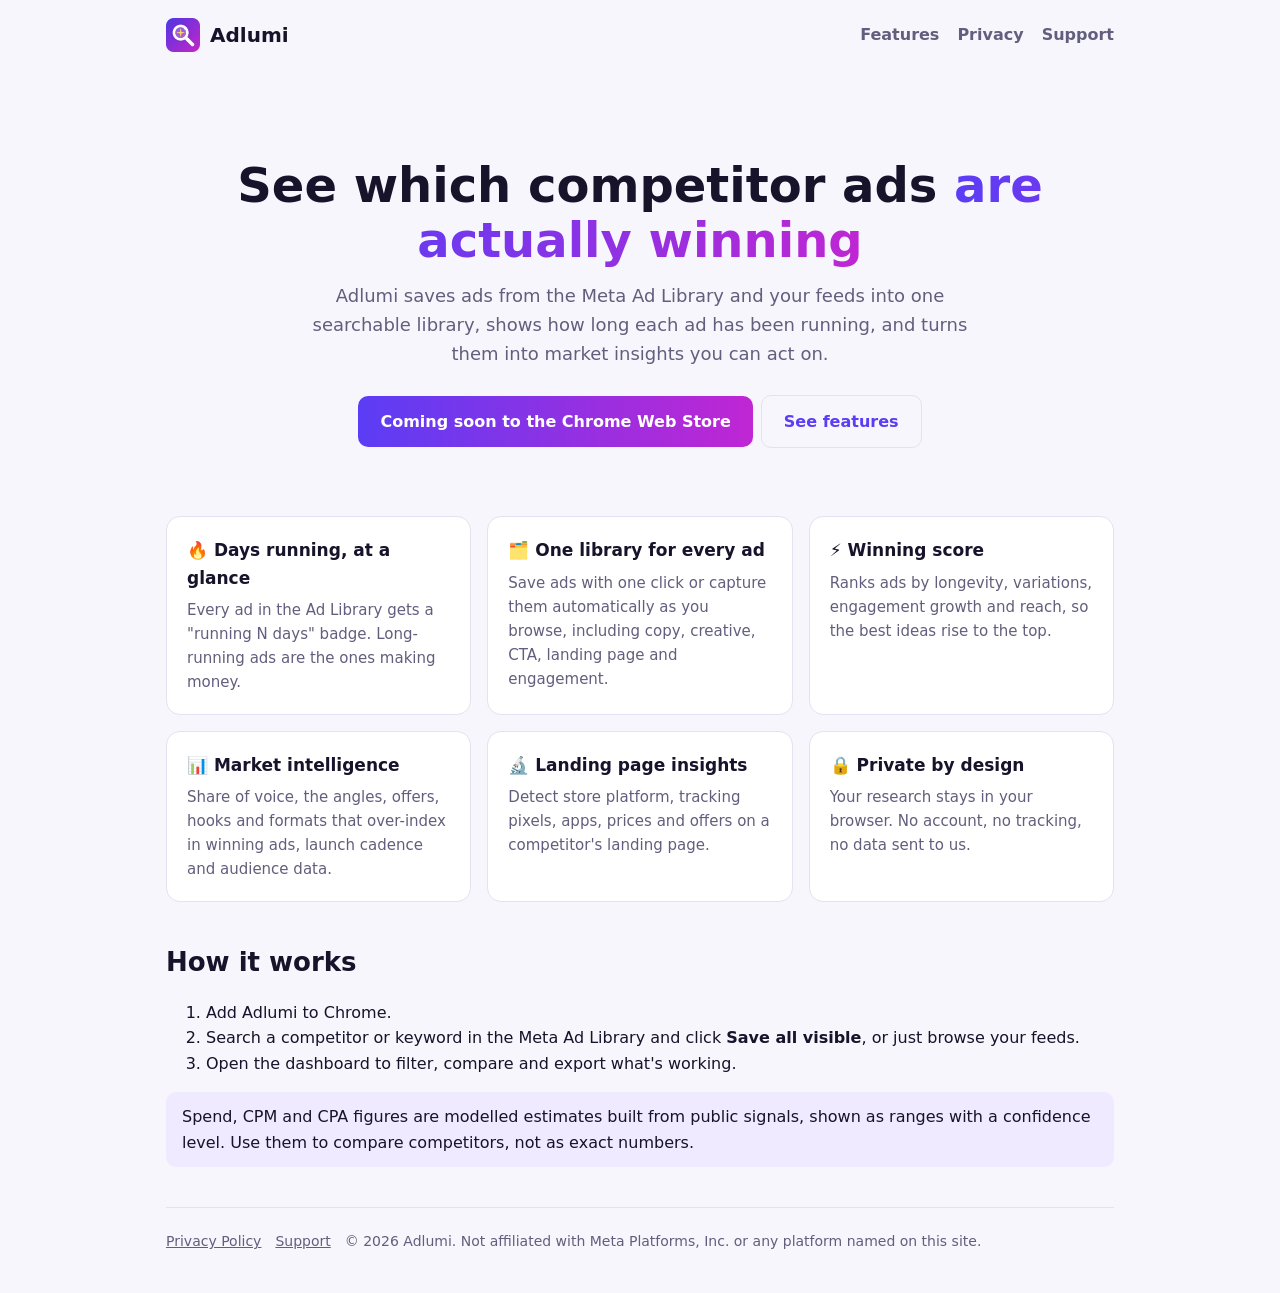
<file: docs/index.html>
<!doctype html>
<html lang="en">
<head>
  <meta charset="utf-8" />
  <meta name="viewport" content="width=device-width, initial-scale=1" />
  <title>Adlumi – Competitor Ad Research</title>
  <meta name="description" content="Adlumi is a Chrome extension that saves your competitors' ads from the Ad Library and your feeds, shows which ads are winning, and turns them into market insights." />
  <link rel="icon" href="icon.png" />
  <link rel="stylesheet" href="style.css" />
</head>
<body>
  <div class="wrap">
    <header class="top">
      <a class="brand" href="./"><img src="icon.png" alt="" /> Adlumi</a>
      <nav><a href="#features">Features</a><a href="privacy.html">Privacy</a><a href="mailto:dr.mohamedbaydon@gmail.com">Support</a></nav>
    </header>

    <section class="hero">
      <h1>See which competitor ads <span>are actually winning</span></h1>
      <p>Adlumi saves ads from the Meta Ad Library and your feeds into one searchable library, shows how long each ad has been running, and turns them into market insights you can act on.</p>
      <!-- After store approval: set href to the Chrome Web Store link and the text to "Add to Chrome, it's free" -->
      <a class="btn" href="#features">Coming soon to the Chrome Web Store</a><a class="btn ghost" href="#features">See features</a>
    </section>

    <section id="features">
      <div class="grid">
        <div class="card"><h3>🔥 Days running, at a glance</h3><p>Every ad in the Ad Library gets a "running N days" badge. Long-running ads are the ones making money.</p></div>
        <div class="card"><h3>🗂️ One library for every ad</h3><p>Save ads with one click or capture them automatically as you browse, including copy, creative, CTA, landing page and engagement.</p></div>
        <div class="card"><h3>⚡ Winning score</h3><p>Ranks ads by longevity, variations, engagement growth and reach, so the best ideas rise to the top.</p></div>
        <div class="card"><h3>📊 Market intelligence</h3><p>Share of voice, the angles, offers, hooks and formats that over-index in winning ads, launch cadence and audience data.</p></div>
        <div class="card"><h3>🔬 Landing page insights</h3><p>Detect store platform, tracking pixels, apps, prices and offers on a competitor's landing page.</p></div>
        <div class="card"><h3>🔒 Private by design</h3><p>Your research stays in your browser. No account, no tracking, no data sent to us.</p></div>
      </div>
    </section>

    <section>
      <h2>How it works</h2>
      <ol>
        <li>Add Adlumi to Chrome.</li>
        <li>Search a competitor or keyword in the Meta Ad Library and click <strong>Save all visible</strong>, or just browse your feeds.</li>
        <li>Open the dashboard to filter, compare and export what's working.</li>
      </ol>
      <p class="note">Spend, CPM and CPA figures are modelled estimates built from public signals, shown as ranges with a confidence level. Use them to compare competitors, not as exact numbers.</p>
    </section>

    <footer>
      <a href="privacy.html">Privacy Policy</a><a href="mailto:dr.mohamedbaydon@gmail.com">Support</a>© 2026 Adlumi. Not affiliated with Meta Platforms, Inc. or any platform named on this site.
    </footer>
  </div>
</body>
</html>
</file>
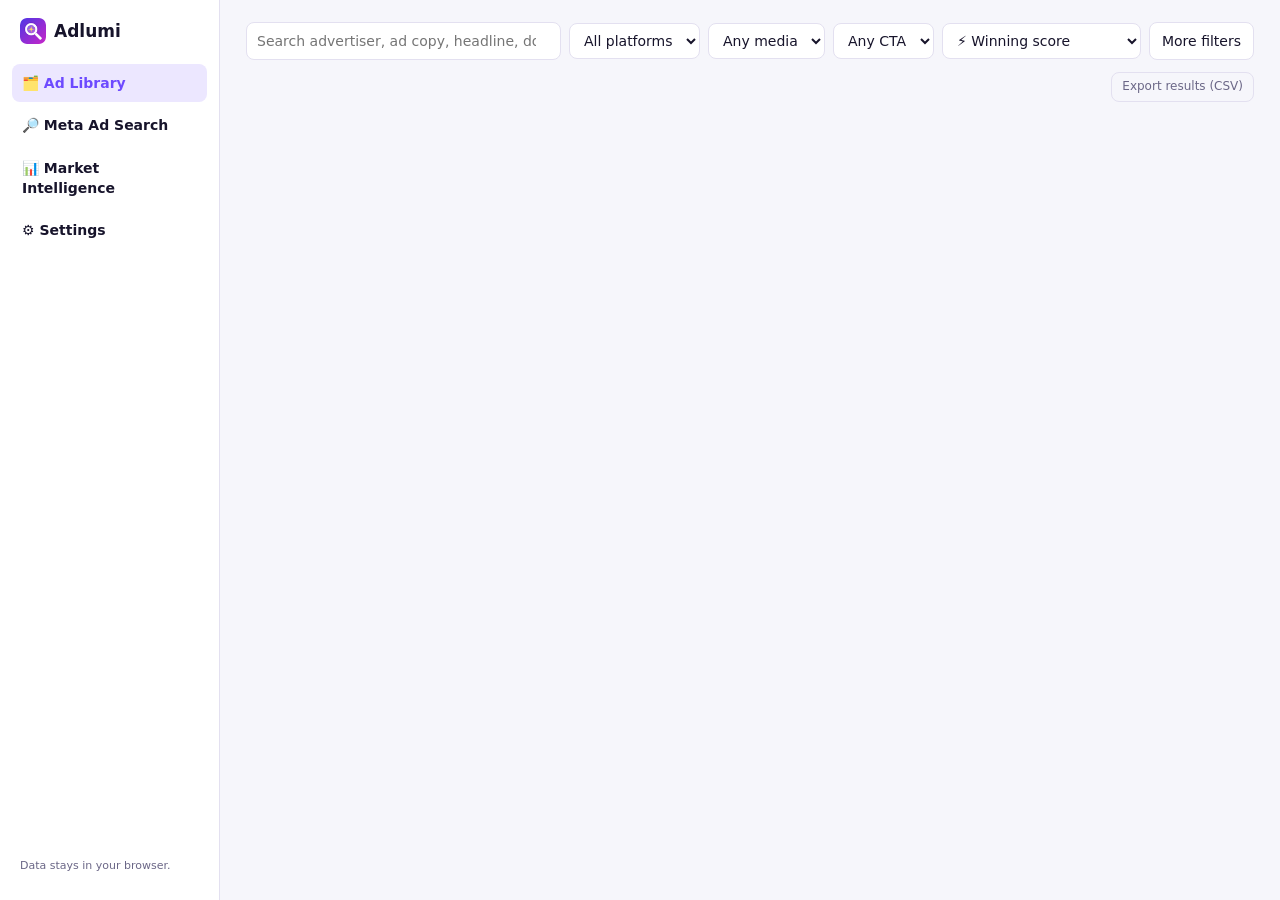
<file: dashboard/dashboard.html>
<!doctype html>
<html lang="en">
<head>
  <meta charset="utf-8" />
  <meta name="viewport" content="width=device-width, initial-scale=1" />
  <title>Adlumi</title>
  <link rel="icon" href="../icons/icon48.png" />
  <link rel="stylesheet" href="theme.css" />
  <link rel="stylesheet" href="dashboard.css" />
</head>
<body>
  <aside class="nav">
    <div class="brand"><img src="../icons/icon48.png" alt="" /> Adlumi</div>
    <button data-view="library" class="active">🗂️ Ad Library <em id="nav-count"></em></button>
    <button data-view="search">🔎 Meta Ad Search</button>
    <button data-view="insights">📊 Market Intelligence</button>
    <button data-view="settings">⚙️ Settings</button>
    <div class="nav-foot">Data stays in your browser.</div>
  </aside>

  <main>
    <!-- ================= LIBRARY ================= -->
    <section id="view-library" class="view">
      <div id="welcome" class="welcome" hidden>
        <h2>Welcome to Adlumi 👋</h2>
        <p>Browse Facebook, Instagram, YouTube, LinkedIn, Reddit, X or Google Search as usual — every ad you scroll past is saved here automatically with its copy, creative, CTA and landing page. On the <a href="https://www.facebook.com/ads/library/" target="_blank" rel="noopener">Meta Ad Library</a> you get "days running" badges and one-click saving.</p>
        <button class="ghost" id="welcome-close">Got it</button>
      </div>

      <div class="filters">
        <input id="f-q" type="search" placeholder="Search advertiser, ad copy, headline, domain, keyword…" />
        <select id="f-platform"><option value="">All platforms</option></select>
        <select id="f-media">
          <option value="">Any media</option>
          <option value="image">Image</option>
          <option value="video">Video</option>
          <option value="carousel">Carousel</option>
          <option value="text">Text only</option>
        </select>
        <select id="f-cta"><option value="">Any CTA</option></select>
        <select id="f-sort">
          <option value="score">⚡ Winning score</option>
          <option value="spend">Est. spend</option>
          <option value="engagement">Engagement / day</option>
          <option value="lastSeen">Recently seen</option>
          <option value="firstSeen">Newest found</option>
          <option value="oldest">Oldest found</option>
          <option value="seenCount">Most seen (frequency)</option>
          <option value="running">Longest running</option>
          <option value="advertiser">Advertiser A–Z</option>
        </select>
        <details class="more">
          <summary>More filters</summary>
          <div class="more-grid">
            <label>Seen from <input id="f-from" type="date" /></label>
            <label>to <input id="f-to" type="date" /></label>
            <label>Min. days running <input id="f-days" type="number" min="0" placeholder="0" /></label>
            <label>Min. times seen <input id="f-seen" type="number" min="0" placeholder="0" /></label>
            <label>Tag <input id="f-tag" type="text" placeholder="e.g. competitor" /></label>
            <label>Industry <select id="f-industry"><option value="">Any industry</option></select></label>
            <label>Min. winning score <input id="f-score" type="number" min="0" max="100" placeholder="0" /></label>
            <label class="check"><input id="f-fav" type="checkbox" /> Favorites only</label>
            <label class="check"><input id="f-active" type="checkbox" /> Active only (Ad Library)</label>
          </div>
        </details>
      </div>

      <div class="result-bar">
        <span id="result-count"></span>
        <span class="spacer"></span>
        <button class="ghost small" id="export-filtered">Export results (CSV)</button>
      </div>
      <div id="grid" class="grid"></div>
      <div class="load-more"><button class="ghost" id="more" hidden>Load more</button></div>
    </section>

    <!-- ================= META AD LIBRARY API ================= -->
    <section id="view-search" class="view" hidden>
      <h2>Search the Meta Ad Library</h2>
      <p class="sub">Searches Meta's official <a href="https://www.facebook.com/ads/library/api/" target="_blank" rel="noopener">Ad Library API</a> with your own access token (add it in Settings). Meta only returns commercial ads that were delivered in the EU/UK; political &amp; issue ads are returned for every country. For anything else, use the <a href="https://www.facebook.com/ads/library/" target="_blank" rel="noopener">Ad Library website</a> — Adlumi adds save buttons there.</p>
      <form id="api-form" class="filters">
        <input id="api-q" type="search" placeholder="Keyword or brand, e.g. &quot;protein powder&quot;" required />
        <input id="api-country" type="text" value="DE,FR,IT,ES,NL" title="Comma-separated ISO country codes" />
        <select id="api-status">
          <option value="ACTIVE">Active ads</option>
          <option value="ALL">All ads</option>
          <option value="INACTIVE">Inactive ads</option>
        </select>
        <select id="api-type">
          <option value="ALL">All ad types</option>
          <option value="POLITICAL_AND_ISSUE_ADS">Political &amp; issue</option>
        </select>
        <select id="api-platform">
          <option value="">Any placement</option>
          <option value="FACEBOOK">Facebook</option>
          <option value="INSTAGRAM">Instagram</option>
          <option value="MESSENGER">Messenger</option>
          <option value="AUDIENCE_NETWORK">Audience Network</option>
        </select>
        <button class="primary" type="submit">Search</button>
      </form>
      <div id="api-status-line" class="sub"></div>
      <div id="api-results" class="grid"></div>
      <div class="load-more"><button class="ghost" id="api-more" hidden>Load more</button></div>
    </section>

    <!-- ================= INSIGHTS ================= -->
    <section id="view-insights" class="view" hidden>
      <h2>Market intelligence</h2>
      <p class="sub">Scope the market by keyword, platform or industry, then see who dominates spend, which ads are winning, and which angles, offers, formats and hooks over-index in winners. Spend and cost figures are modelled ranges. Open any ad to see exactly how they were estimated.</p>
      <div id="market"></div>
    </section>

    <!-- ================= SETTINGS ================= -->
    <section id="view-settings" class="view" hidden>
      <h2>Settings</h2>
      <div class="panel">
        <h3>Capture</h3>
        <label class="row"><span>Capture ads automatically</span><span class="switch"><input type="checkbox" id="s-enabled" /><span></span></span></label>
        <label class="row"><span>Show “Adlumi ✓” badge on captured ads</span><span class="switch"><input type="checkbox" id="s-badges" /><span></span></span></label>
        <label class="row"><span>Store thumbnails locally (keeps previews after CDN links expire)</span><span class="switch"><input type="checkbox" id="s-thumbs" /><span></span></span></label>
        <div id="s-platforms"></div>
      </div>
      <div class="panel">
        <h3>Meta Ad Library API</h3>
        <p class="sub">Create a token in the <a href="https://developers.facebook.com/tools/explorer/" target="_blank" rel="noopener">Graph API Explorer</a> after confirming your identity at <a href="https://www.facebook.com/ID" target="_blank" rel="noopener">facebook.com/ID</a>. The token is stored only in this browser.</p>
        <label class="row"><span>Access token</span><input type="password" id="s-token" placeholder="EAAB…" /></label>
        <label class="row"><span>Graph API version</span><input type="text" id="s-version" /></label>
      </div>
      <div class="panel">
        <h3>Estimation model</h3>
        <p class="sub">Spend, CPM, CPA and revenue for competitor ads are modelled from public signals plus benchmarks. Set your market and, if you know your niche's real numbers, override the benchmarks to sharpen every estimate.</p>
        <label class="row"><span>Main market (ISO country, used for feed ads)</span><input type="text" id="s-country" maxlength="2" placeholder="US" /></label>
        <label class="row"><span>CPM override (USD per 1,000 impressions)</span><input type="number" id="s-cpm" min="0" step="0.1" placeholder="auto" /></label>
        <label class="row"><span>Conversion rate override (%)</span><input type="number" id="s-cvr" min="0" step="0.1" placeholder="auto" /></label>
        <label class="row"><span>Average order value override (USD)</span><input type="number" id="s-aov" min="0" step="1" placeholder="auto" /></label>
      </div>
      <div class="panel">
        <h3>Data</h3>
        <div class="actions">
          <button class="ghost" id="export-json">Export all (JSON)</button>
          <button class="ghost" id="export-csv">Export all (CSV)</button>
          <label class="ghost file">Import JSON<input type="file" id="import" accept="application/json" hidden /></label>
          <button class="danger" id="clear">Delete all data</button>
        </div>
        <p class="sub" id="data-status"></p>
      </div>
    </section>
  </main>

  <!-- ================= DETAIL DRAWER ================= -->
  <div id="drawer-backdrop" class="backdrop" hidden></div>
  <aside id="drawer" class="drawer" hidden aria-label="Ad details"></aside>

  <script type="module" src="dashboard.js"></script>
</body>
</html>
</file>
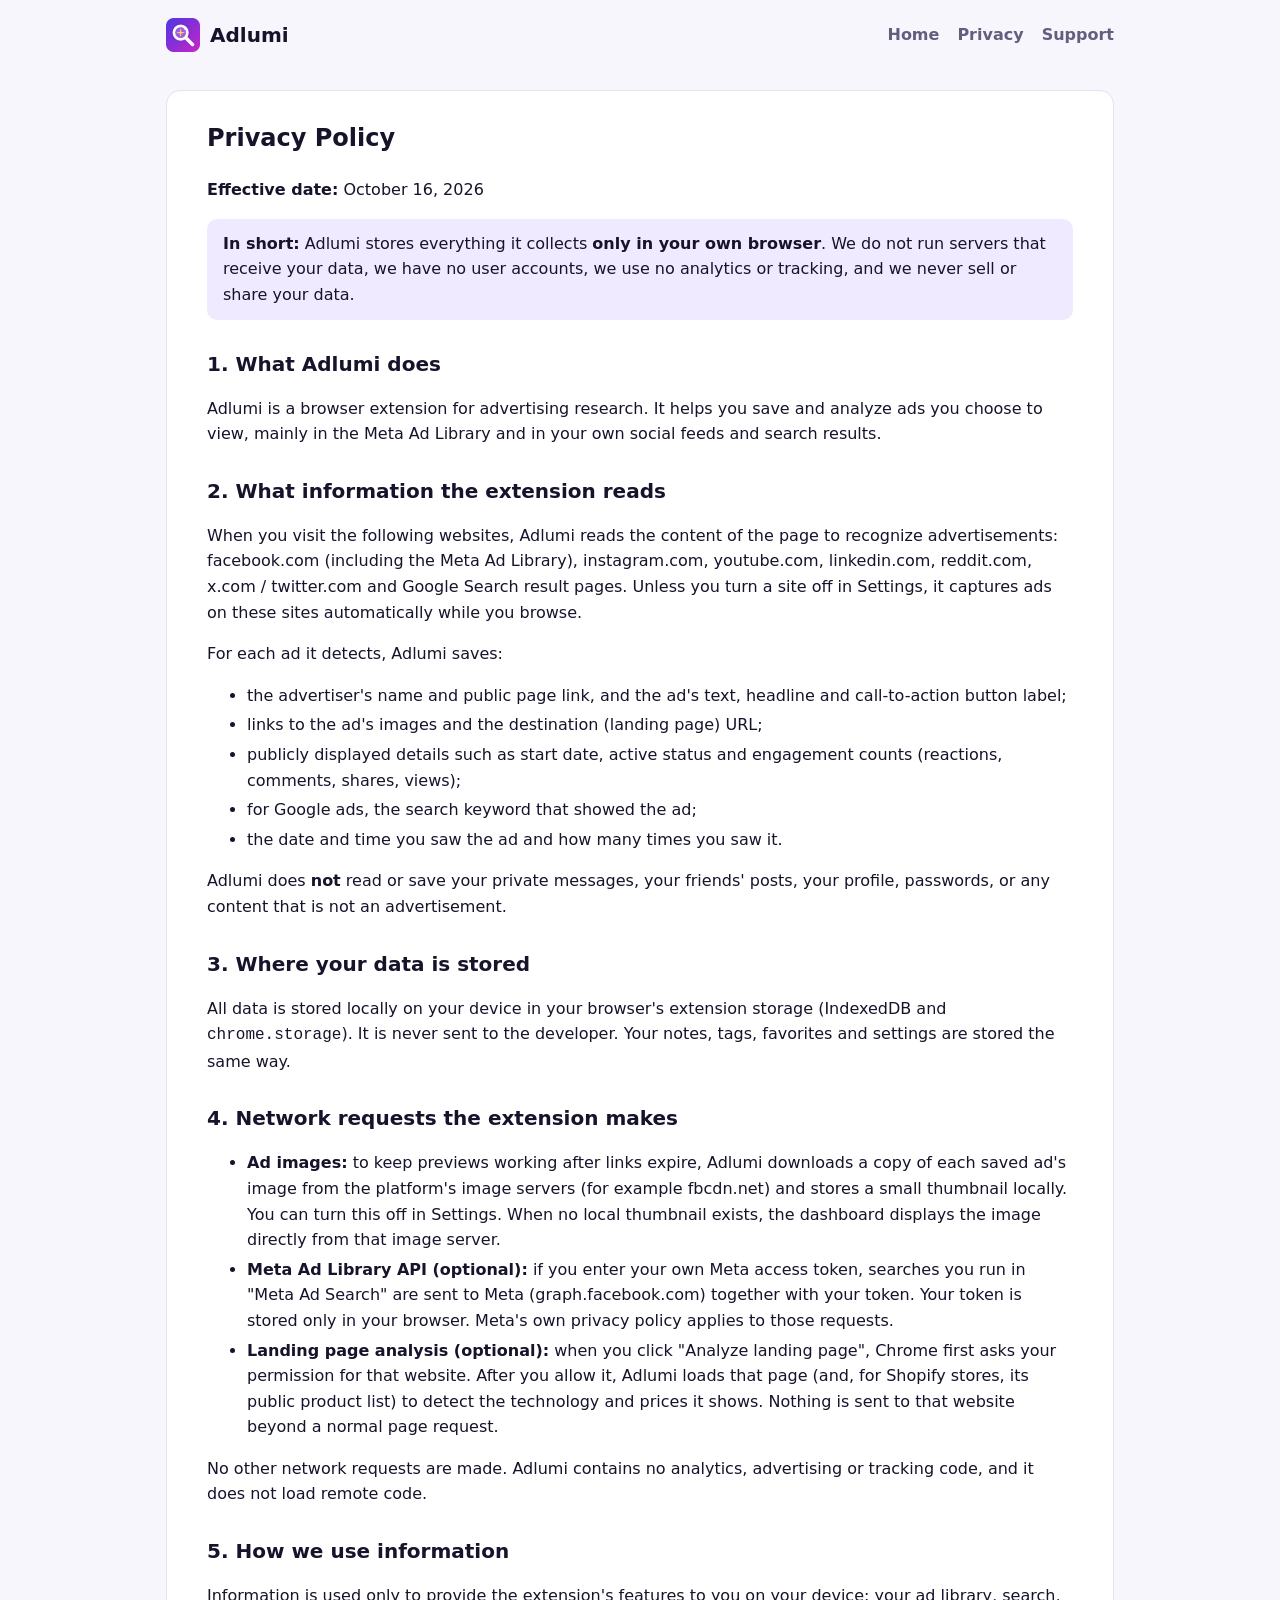
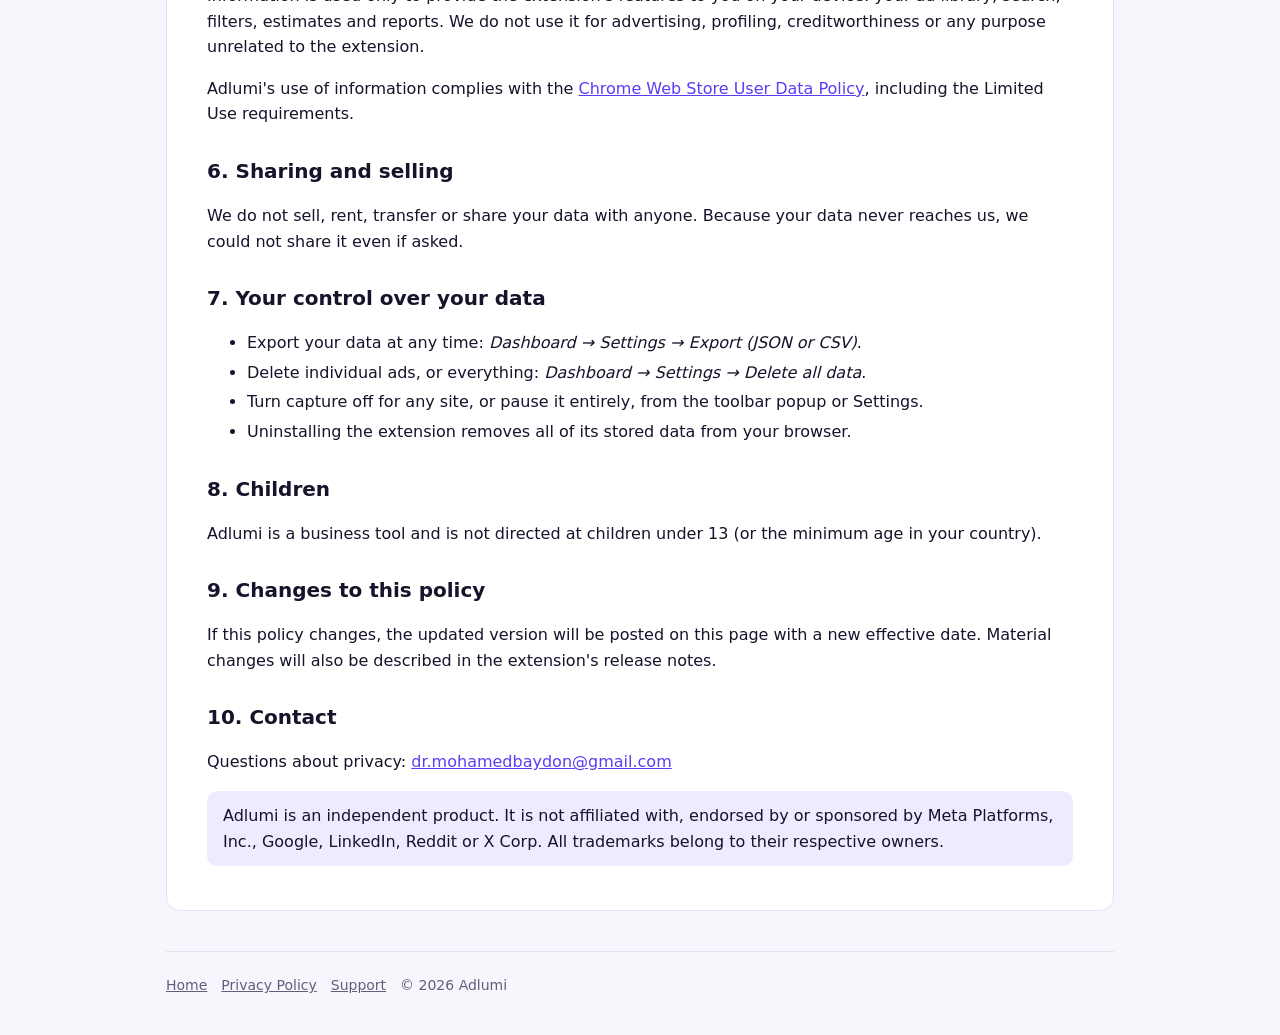
<file: docs/privacy.html>
<!doctype html>
<html lang="en">
<head>
  <meta charset="utf-8" />
  <meta name="viewport" content="width=device-width, initial-scale=1" />
  <title>Privacy Policy – Adlumi</title>
  <meta name="description" content="How the Adlumi browser extension handles your data: everything stays in your browser." />
  <link rel="icon" href="icon.png" />
  <link rel="stylesheet" href="style.css" />
</head>
<body>
  <div class="wrap">
    <header class="top">
      <a class="brand" href="./"><img src="icon.png" alt="" /> Adlumi</a>
      <nav><a href="./">Home</a><a href="privacy.html">Privacy</a><a href="mailto:dr.mohamedbaydon@gmail.com">Support</a></nav>
    </header>

    <article class="doc">
      <h1>Privacy Policy</h1>
      <p><strong>Effective date:</strong> October 16, 2026</p>

      <p class="note"><strong>In short:</strong> Adlumi stores everything it collects <strong>only in your own browser</strong>. We do not run servers that receive your data, we have no user accounts, we use no analytics or tracking, and we never sell or share your data.</p>

      <h2>1. What Adlumi does</h2>
      <p>Adlumi is a browser extension for advertising research. It helps you save and analyze ads you choose to view, mainly in the Meta Ad Library and in your own social feeds and search results.</p>

      <h2>2. What information the extension reads</h2>
      <p>When you visit the following websites, Adlumi reads the content of the page to recognize advertisements: facebook.com (including the Meta Ad Library), instagram.com, youtube.com, linkedin.com, reddit.com, x.com / twitter.com and Google Search result pages. Unless you turn a site off in Settings, it captures ads on these sites automatically while you browse.</p>
      <p>For each ad it detects, Adlumi saves:</p>
      <ul>
        <li>the advertiser's name and public page link, and the ad's text, headline and call-to-action button label;</li>
        <li>links to the ad's images and the destination (landing page) URL;</li>
        <li>publicly displayed details such as start date, active status and engagement counts (reactions, comments, shares, views);</li>
        <li>for Google ads, the search keyword that showed the ad;</li>
        <li>the date and time you saw the ad and how many times you saw it.</li>
      </ul>
      <p>Adlumi does <strong>not</strong> read or save your private messages, your friends' posts, your profile, passwords, or any content that is not an advertisement.</p>

      <h2>3. Where your data is stored</h2>
      <p>All data is stored locally on your device in your browser's extension storage (IndexedDB and <code>chrome.storage</code>). It is never sent to the developer. Your notes, tags, favorites and settings are stored the same way.</p>

      <h2>4. Network requests the extension makes</h2>
      <ul>
        <li><strong>Ad images:</strong> to keep previews working after links expire, Adlumi downloads a copy of each saved ad's image from the platform's image servers (for example fbcdn.net) and stores a small thumbnail locally. You can turn this off in Settings. When no local thumbnail exists, the dashboard displays the image directly from that image server.</li>
        <li><strong>Meta Ad Library API (optional):</strong> if you enter your own Meta access token, searches you run in "Meta Ad Search" are sent to Meta (graph.facebook.com) together with your token. Your token is stored only in your browser. Meta's own privacy policy applies to those requests.</li>
        <li><strong>Landing page analysis (optional):</strong> when you click "Analyze landing page", Chrome first asks your permission for that website. After you allow it, Adlumi loads that page (and, for Shopify stores, its public product list) to detect the technology and prices it shows. Nothing is sent to that website beyond a normal page request.</li>
      </ul>
      <p>No other network requests are made. Adlumi contains no analytics, advertising or tracking code, and it does not load remote code.</p>

      <h2>5. How we use information</h2>
      <p>Information is used only to provide the extension's features to you on your device: your ad library, search, filters, estimates and reports. We do not use it for advertising, profiling, creditworthiness or any purpose unrelated to the extension.</p>
      <p>Adlumi's use of information complies with the <a href="https://developer.chrome.com/docs/webstore/program-policies/user-data-faq" target="_blank" rel="noopener">Chrome Web Store User Data Policy</a>, including the Limited Use requirements.</p>

      <h2>6. Sharing and selling</h2>
      <p>We do not sell, rent, transfer or share your data with anyone. Because your data never reaches us, we could not share it even if asked.</p>

      <h2>7. Your control over your data</h2>
      <ul>
        <li>Export your data at any time: <em>Dashboard → Settings → Export (JSON or CSV)</em>.</li>
        <li>Delete individual ads, or everything: <em>Dashboard → Settings → Delete all data</em>.</li>
        <li>Turn capture off for any site, or pause it entirely, from the toolbar popup or Settings.</li>
        <li>Uninstalling the extension removes all of its stored data from your browser.</li>
      </ul>

      <h2>8. Children</h2>
      <p>Adlumi is a business tool and is not directed at children under 13 (or the minimum age in your country).</p>

      <h2>9. Changes to this policy</h2>
      <p>If this policy changes, the updated version will be posted on this page with a new effective date. Material changes will also be described in the extension's release notes.</p>

      <h2>10. Contact</h2>
      <p>Questions about privacy: <a href="mailto:dr.mohamedbaydon@gmail.com">dr.mohamedbaydon@gmail.com</a></p>

      <p class="note">Adlumi is an independent product. It is not affiliated with, endorsed by or sponsored by Meta Platforms, Inc., Google, LinkedIn, Reddit or X Corp. All trademarks belong to their respective owners.</p>
    </article>

    <footer><a href="./">Home</a><a href="privacy.html">Privacy Policy</a><a href="mailto:dr.mohamedbaydon@gmail.com">Support</a>© 2026 Adlumi</footer>
  </div>
</body>
</html>
</file>
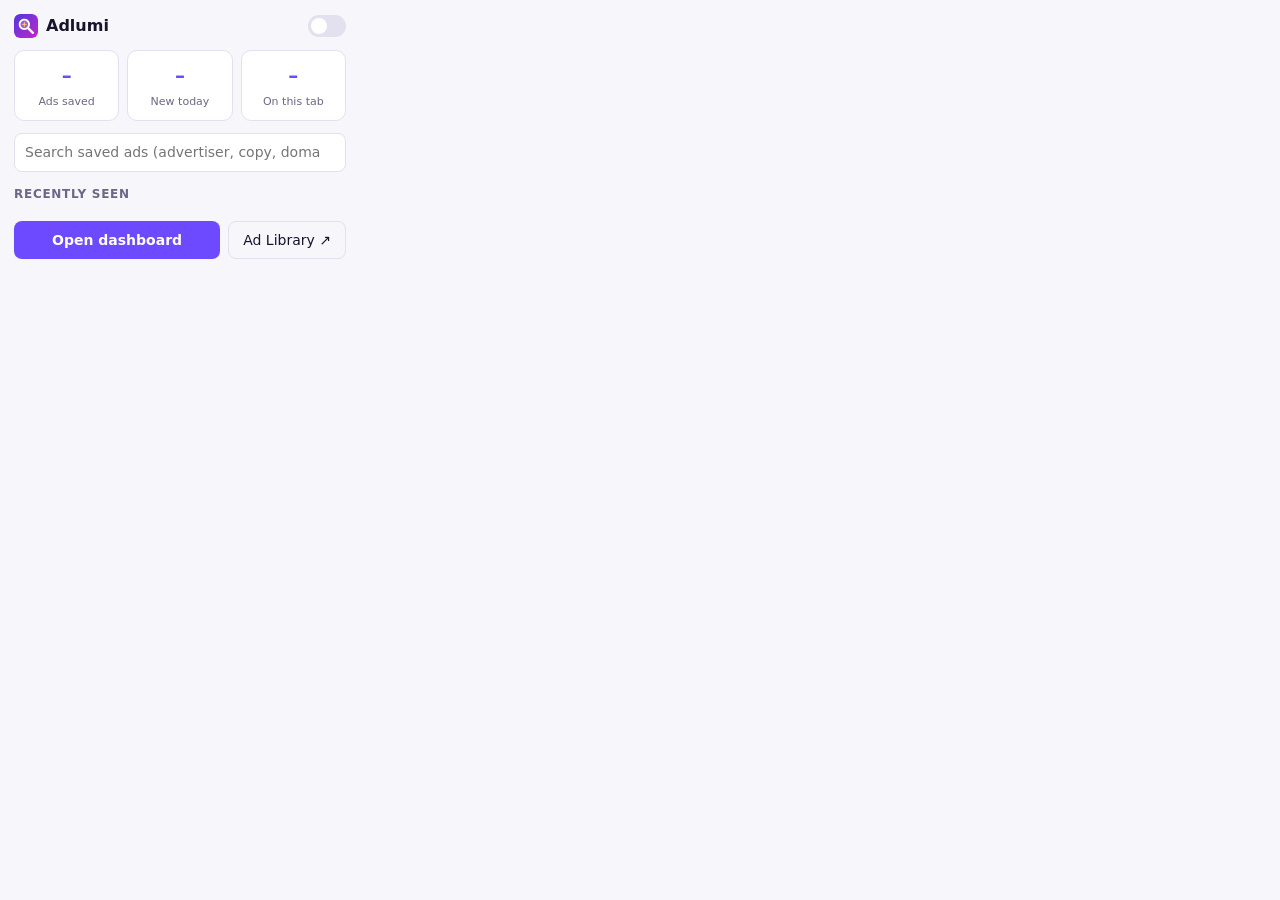
<file: popup/popup.html>
<!doctype html>
<html lang="en">
<head>
  <meta charset="utf-8" />
  <title>Adlumi</title>
  <link rel="stylesheet" href="../dashboard/theme.css" />
  <link rel="stylesheet" href="popup.css" />
</head>
<body>
  <header class="top">
    <div class="brand"><img src="../icons/icon48.png" alt="" /> Adlumi</div>
    <label class="switch" title="Pause / resume capture everywhere">
      <input type="checkbox" id="enabled" />
      <span></span>
    </label>
  </header>

  <section class="stats">
    <div class="stat"><b id="total">–</b><span>Ads saved</span></div>
    <div class="stat"><b id="today">–</b><span>New today</span></div>
    <div class="stat"><b id="tab">–</b><span>On this tab</span></div>
  </section>

  <section id="site" class="site" hidden>
    <span id="site-label"></span>
    <label class="switch small"><input type="checkbox" id="site-enabled" /><span></span></label>
  </section>

  <form id="search" class="search">
    <input id="q" type="search" placeholder="Search saved ads (advertiser, copy, domain)…" />
  </form>

  <h3>Recently seen</h3>
  <ul id="recent" class="recent"></ul>

  <footer>
    <button id="open" class="primary">Open dashboard</button>
    <button id="library" class="ghost" title="Open the Meta Ad Library">Ad Library ↗</button>
  </footer>
  <script type="module" src="popup.js"></script>
</body>
</html>
</file>
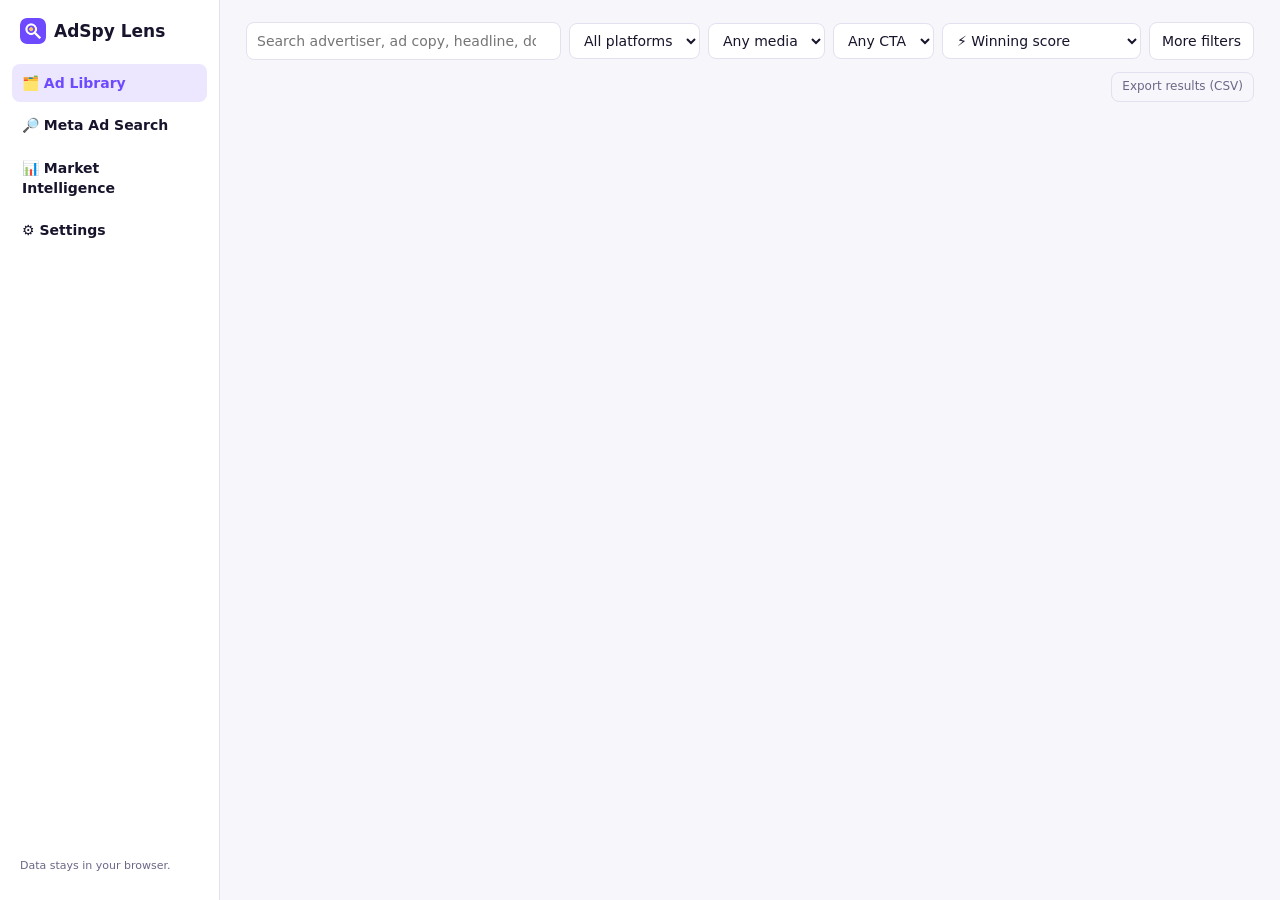
<file: adspy-extension/dashboard/dashboard.html>
<!doctype html>
<html lang="en">
<head>
  <meta charset="utf-8" />
  <meta name="viewport" content="width=device-width, initial-scale=1" />
  <title>AdSpy Lens</title>
  <link rel="icon" href="../icons/icon48.png" />
  <link rel="stylesheet" href="theme.css" />
  <link rel="stylesheet" href="dashboard.css" />
</head>
<body>
  <aside class="nav">
    <div class="brand"><img src="../icons/icon48.png" alt="" /> AdSpy Lens</div>
    <button data-view="library" class="active">🗂️ Ad Library <em id="nav-count"></em></button>
    <button data-view="search">🔎 Meta Ad Search</button>
    <button data-view="insights">📊 Market Intelligence</button>
    <button data-view="settings">⚙️ Settings</button>
    <div class="nav-foot">Data stays in your browser.</div>
  </aside>

  <main>
    <!-- ================= LIBRARY ================= -->
    <section id="view-library" class="view">
      <div id="welcome" class="welcome" hidden>
        <h2>Welcome to AdSpy Lens 👋</h2>
        <p>Browse Facebook, Instagram, YouTube, LinkedIn, Reddit, X or Google Search as usual — every ad you scroll past is saved here automatically with its copy, creative, CTA and landing page. On the <a href="https://www.facebook.com/ads/library/" target="_blank" rel="noopener">Meta Ad Library</a> you get "days running" badges and one-click saving.</p>
        <button class="ghost" id="welcome-close">Got it</button>
      </div>

      <div class="filters">
        <input id="f-q" type="search" placeholder="Search advertiser, ad copy, headline, domain, keyword…" />
        <select id="f-platform"><option value="">All platforms</option></select>
        <select id="f-media">
          <option value="">Any media</option>
          <option value="image">Image</option>
          <option value="video">Video</option>
          <option value="carousel">Carousel</option>
          <option value="text">Text only</option>
        </select>
        <select id="f-cta"><option value="">Any CTA</option></select>
        <select id="f-sort">
          <option value="score">⚡ Winning score</option>
          <option value="spend">Est. spend</option>
          <option value="engagement">Engagement / day</option>
          <option value="lastSeen">Recently seen</option>
          <option value="firstSeen">Newest found</option>
          <option value="oldest">Oldest found</option>
          <option value="seenCount">Most seen (frequency)</option>
          <option value="running">Longest running</option>
          <option value="advertiser">Advertiser A–Z</option>
        </select>
        <details class="more">
          <summary>More filters</summary>
          <div class="more-grid">
            <label>Seen from <input id="f-from" type="date" /></label>
            <label>to <input id="f-to" type="date" /></label>
            <label>Min. days running <input id="f-days" type="number" min="0" placeholder="0" /></label>
            <label>Min. times seen <input id="f-seen" type="number" min="0" placeholder="0" /></label>
            <label>Tag <input id="f-tag" type="text" placeholder="e.g. competitor" /></label>
            <label>Industry <select id="f-industry"><option value="">Any industry</option></select></label>
            <label>Min. winning score <input id="f-score" type="number" min="0" max="100" placeholder="0" /></label>
            <label class="check"><input id="f-fav" type="checkbox" /> Favorites only</label>
            <label class="check"><input id="f-active" type="checkbox" /> Active only (Ad Library)</label>
          </div>
        </details>
      </div>

      <div class="result-bar">
        <span id="result-count"></span>
        <span class="spacer"></span>
        <button class="ghost small" id="export-filtered">Export results (CSV)</button>
      </div>
      <div id="grid" class="grid"></div>
      <div class="load-more"><button class="ghost" id="more" hidden>Load more</button></div>
    </section>

    <!-- ================= META AD LIBRARY API ================= -->
    <section id="view-search" class="view" hidden>
      <h2>Search the Meta Ad Library</h2>
      <p class="sub">Searches Meta's official <a href="https://www.facebook.com/ads/library/api/" target="_blank" rel="noopener">Ad Library API</a> with your own access token (add it in Settings). Meta only returns commercial ads that were delivered in the EU/UK; political &amp; issue ads are returned for every country. For anything else, use the <a href="https://www.facebook.com/ads/library/" target="_blank" rel="noopener">Ad Library website</a> — AdSpy adds save buttons there.</p>
      <form id="api-form" class="filters">
        <input id="api-q" type="search" placeholder="Keyword or brand, e.g. &quot;protein powder&quot;" required />
        <input id="api-country" type="text" value="DE,FR,IT,ES,NL" title="Comma-separated ISO country codes" />
        <select id="api-status">
          <option value="ACTIVE">Active ads</option>
          <option value="ALL">All ads</option>
          <option value="INACTIVE">Inactive ads</option>
        </select>
        <select id="api-type">
          <option value="ALL">All ad types</option>
          <option value="POLITICAL_AND_ISSUE_ADS">Political &amp; issue</option>
        </select>
        <select id="api-platform">
          <option value="">Any placement</option>
          <option value="FACEBOOK">Facebook</option>
          <option value="INSTAGRAM">Instagram</option>
          <option value="MESSENGER">Messenger</option>
          <option value="AUDIENCE_NETWORK">Audience Network</option>
        </select>
        <button class="primary" type="submit">Search</button>
      </form>
      <div id="api-status-line" class="sub"></div>
      <div id="api-results" class="grid"></div>
      <div class="load-more"><button class="ghost" id="api-more" hidden>Load more</button></div>
    </section>

    <!-- ================= INSIGHTS ================= -->
    <section id="view-insights" class="view" hidden>
      <h2>Market intelligence</h2>
      <p class="sub">Scope the market by keyword, platform or industry, then see who dominates spend, which ads are winning, and which angles, offers, formats and hooks over-index in winners. Spend and cost figures are modelled ranges. Open any ad to see exactly how they were estimated.</p>
      <div id="market"></div>
    </section>

    <!-- ================= SETTINGS ================= -->
    <section id="view-settings" class="view" hidden>
      <h2>Settings</h2>
      <div class="panel">
        <h3>Capture</h3>
        <label class="row"><span>Capture ads automatically</span><span class="switch"><input type="checkbox" id="s-enabled" /><span></span></span></label>
        <label class="row"><span>Show “AdSpy ✓” badge on captured ads</span><span class="switch"><input type="checkbox" id="s-badges" /><span></span></span></label>
        <label class="row"><span>Store thumbnails locally (keeps previews after CDN links expire)</span><span class="switch"><input type="checkbox" id="s-thumbs" /><span></span></span></label>
        <div id="s-platforms"></div>
      </div>
      <div class="panel">
        <h3>Meta Ad Library API</h3>
        <p class="sub">Create a token in the <a href="https://developers.facebook.com/tools/explorer/" target="_blank" rel="noopener">Graph API Explorer</a> after confirming your identity at <a href="https://www.facebook.com/ID" target="_blank" rel="noopener">facebook.com/ID</a>. The token is stored only in this browser.</p>
        <label class="row"><span>Access token</span><input type="password" id="s-token" placeholder="EAAB…" /></label>
        <label class="row"><span>Graph API version</span><input type="text" id="s-version" /></label>
      </div>
      <div class="panel">
        <h3>Estimation model</h3>
        <p class="sub">Spend, CPM, CPA and revenue for competitor ads are modelled from public signals plus benchmarks. Set your market and, if you know your niche's real numbers, override the benchmarks to sharpen every estimate.</p>
        <label class="row"><span>Main market (ISO country, used for feed ads)</span><input type="text" id="s-country" maxlength="2" placeholder="US" /></label>
        <label class="row"><span>CPM override (USD per 1,000 impressions)</span><input type="number" id="s-cpm" min="0" step="0.1" placeholder="auto" /></label>
        <label class="row"><span>Conversion rate override (%)</span><input type="number" id="s-cvr" min="0" step="0.1" placeholder="auto" /></label>
        <label class="row"><span>Average order value override (USD)</span><input type="number" id="s-aov" min="0" step="1" placeholder="auto" /></label>
      </div>
      <div class="panel">
        <h3>Data</h3>
        <div class="actions">
          <button class="ghost" id="export-json">Export all (JSON)</button>
          <button class="ghost" id="export-csv">Export all (CSV)</button>
          <label class="ghost file">Import JSON<input type="file" id="import" accept="application/json" hidden /></label>
          <button class="danger" id="clear">Delete all data</button>
        </div>
        <p class="sub" id="data-status"></p>
      </div>
    </section>
  </main>

  <!-- ================= DETAIL DRAWER ================= -->
  <div id="drawer-backdrop" class="backdrop" hidden></div>
  <aside id="drawer" class="drawer" hidden aria-label="Ad details"></aside>

  <script type="module" src="dashboard.js"></script>
</body>
</html>
</file>
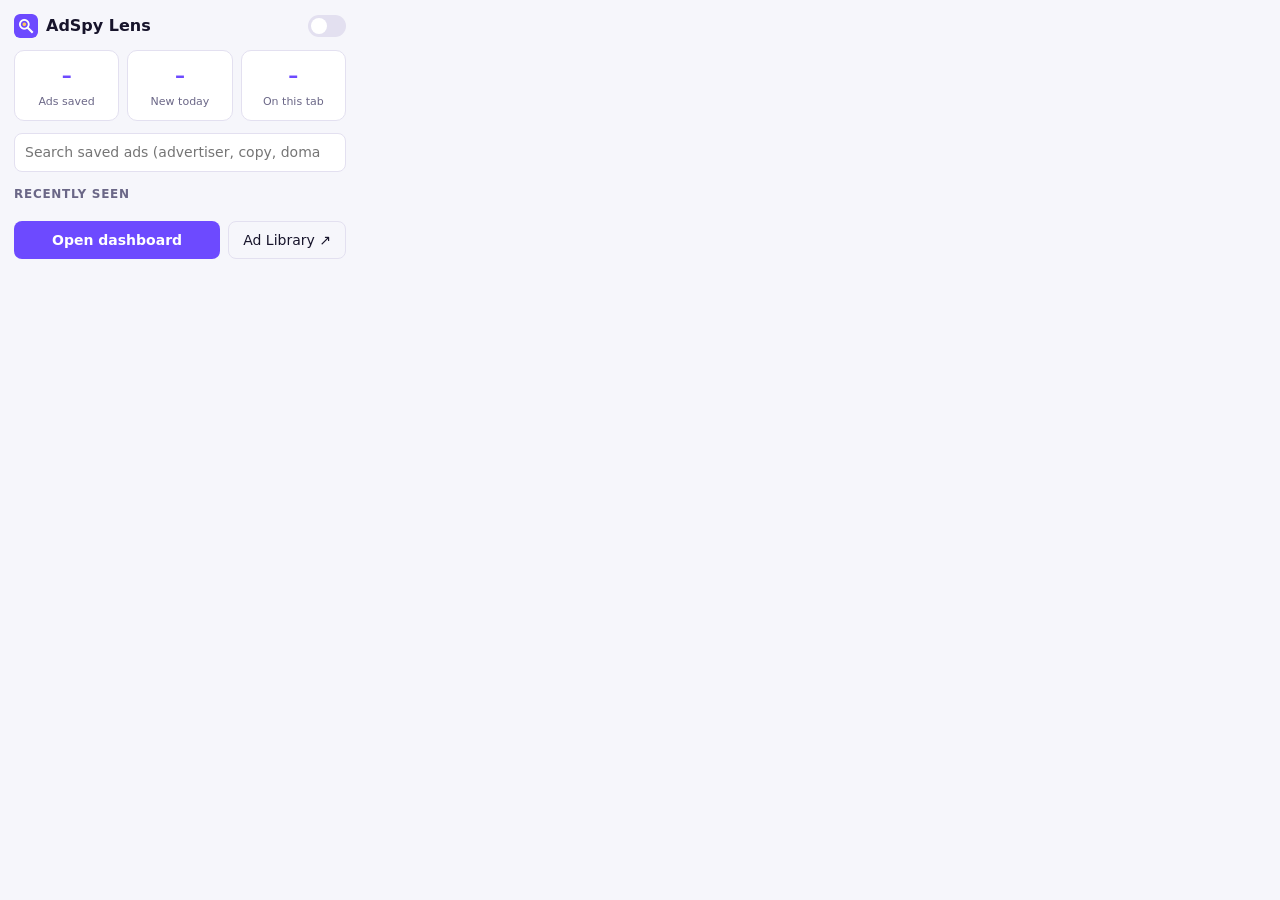
<file: adspy-extension/popup/popup.html>
<!doctype html>
<html lang="en">
<head>
  <meta charset="utf-8" />
  <title>AdSpy Lens</title>
  <link rel="stylesheet" href="../dashboard/theme.css" />
  <link rel="stylesheet" href="popup.css" />
</head>
<body>
  <header class="top">
    <div class="brand"><img src="../icons/icon48.png" alt="" /> AdSpy Lens</div>
    <label class="switch" title="Pause / resume capture everywhere">
      <input type="checkbox" id="enabled" />
      <span></span>
    </label>
  </header>

  <section class="stats">
    <div class="stat"><b id="total">–</b><span>Ads saved</span></div>
    <div class="stat"><b id="today">–</b><span>New today</span></div>
    <div class="stat"><b id="tab">–</b><span>On this tab</span></div>
  </section>

  <section id="site" class="site" hidden>
    <span id="site-label"></span>
    <label class="switch small"><input type="checkbox" id="site-enabled" /><span></span></label>
  </section>

  <form id="search" class="search">
    <input id="q" type="search" placeholder="Search saved ads (advertiser, copy, domain)…" />
  </form>

  <h3>Recently seen</h3>
  <ul id="recent" class="recent"></ul>

  <footer>
    <button id="open" class="primary">Open dashboard</button>
    <button id="library" class="ghost" title="Open the Meta Ad Library">Ad Library ↗</button>
  </footer>
  <script type="module" src="popup.js"></script>
</body>
</html>
</file>
<file: docs/style.css>
:root {
  --bg: #f7f6fc; --panel: #fff; --text: #16132a; --sub: #625e7d; --border: #e4e1f1;
  --accent: #5b3df5; --accent-2: #c026d3; --soft: #efeaff;
  color-scheme: light;
}
@media (prefers-color-scheme: dark) {
  :root:not([data-theme="light"]) {
    --bg: #0f0d18; --panel: #181525; --text: #ecebf5; --sub: #a29dbd; --border: #2c2840; --accent: #8b74ff; --soft: #241f3d;
    color-scheme: dark;
  }
}
* { box-sizing: border-box; }
body { margin: 0; background: var(--bg); color: var(--text); font: 16px/1.6 system-ui, -apple-system, "Segoe UI", Roboto, sans-serif; }
a { color: var(--accent); }
.wrap { max-width: 980px; margin: 0 auto; padding: 0 16px; }
header.top { display: flex; align-items: center; justify-content: space-between; padding: 18px 0; }
.brand { display: flex; align-items: center; gap: 10px; font-weight: 800; font-size: 20px; color: var(--text); text-decoration: none; }
.brand img { width: 34px; height: 34px; }
nav a { margin-left: 18px; color: var(--sub); text-decoration: none; font-weight: 600; }
.hero { padding: 48px 0 28px; text-align: center; }
.hero h1 { font-size: clamp(30px, 5vw, 48px); line-height: 1.15; margin: 0 0 14px; }
.hero h1 span { background: linear-gradient(90deg, var(--accent), var(--accent-2)); -webkit-background-clip: text; background-clip: text; color: transparent; }
.hero p { color: var(--sub); font-size: 18px; max-width: 680px; margin: 0 auto 26px; }
.btn { display: inline-block; background: linear-gradient(90deg, var(--accent), var(--accent-2)); color: #fff; text-decoration: none; font-weight: 700; padding: 13px 22px; border-radius: 10px; }
.btn.ghost { background: none; color: var(--accent); border: 1px solid var(--border); margin-left: 8px; }
.grid { display: grid; grid-template-columns: repeat(auto-fit, minmax(260px, 1fr)); gap: 16px; margin: 30px 0; }
.card { background: var(--panel); border: 1px solid var(--border); border-radius: 14px; padding: 20px; }
.card h3 { margin: 0 0 6px; font-size: 17px; }
.card p { margin: 0; color: var(--sub); font-size: 15px; }
section { margin: 40px 0; }
h2 { font-size: 26px; margin: 0 0 12px; }
.doc { background: var(--panel); border: 1px solid var(--border); border-radius: 14px; padding: 28px clamp(18px, 4vw, 40px); margin: 20px 0 40px; }
.doc h1 { margin-top: 0; }
.doc h2 { font-size: 20px; margin-top: 28px; }
.doc li { margin: 4px 0; }
.note { background: var(--soft); border-radius: 10px; padding: 12px 16px; }
footer { border-top: 1px solid var(--border); padding: 22px 0 40px; color: var(--sub); font-size: 14px; }
footer a { color: var(--sub); margin-right: 14px; }
@media (max-width: 600px) { nav a { margin-left: 10px; font-size: 14px; } .btn.ghost { margin: 10px 0 0; } }
</file>
<file: dashboard/theme.css>
:root {
  --bg: #f6f6fb;
  --panel: #ffffff;
  --panel-2: #f0eef9;
  --border: #e3e0f0;
  --text: #17142b;
  --sub: #6b6787;
  --accent: #6d4aff;
  --accent-ink: #ffffff;
  --accent-soft: #ece7ff;
  --hot: #c2410c;
  --hot-soft: #ffedd5;
  --danger: #dc2626;
  --shadow: 0 1px 2px rgba(23, 20, 43, 0.06), 0 6px 20px rgba(23, 20, 43, 0.06);
  --radius: 12px;
  color-scheme: light;
}
@media (prefers-color-scheme: dark) {
  :root {
    --bg: #0e0d16;
    --panel: #17151f;
    --panel-2: #1f1c2b;
    --border: #2c2840;
    --text: #eceaf5;
    --sub: #9c97b5;
    --accent: #8b70ff;
    --accent-soft: #2a2350;
    --hot: #fb923c;
    --hot-soft: #3a2414;
    --danger: #f87171;
    --shadow: 0 1px 2px rgba(0, 0, 0, 0.4), 0 6px 20px rgba(0, 0, 0, 0.3);
    color-scheme: dark;
  }
}
* { box-sizing: border-box; }
[hidden] { display: none !important; }
body {
  margin: 0;
  background: var(--bg);
  color: var(--text);
  font: 14px/1.45 system-ui, -apple-system, 'Segoe UI', Roboto, sans-serif;
}
button, input, select, textarea { font: inherit; color: inherit; }
button { cursor: pointer; }
.primary { background: var(--accent); color: var(--accent-ink); border: 0; border-radius: 8px; padding: 8px 14px; font-weight: 600; }
.ghost { background: transparent; border: 1px solid var(--border); border-radius: 8px; padding: 8px 14px; }
.danger { background: transparent; color: var(--danger); border: 1px solid currentColor; border-radius: 8px; padding: 8px 14px; }
input[type="search"], input[type="text"], input[type="password"], input[type="number"], input[type="date"], select, textarea {
  background: var(--panel);
  border: 1px solid var(--border);
  border-radius: 8px;
  padding: 8px 10px;
  min-width: 0;
}
input:focus, select:focus, textarea:focus { outline: 2px solid var(--accent); outline-offset: -1px; }
.switch { position: relative; display: inline-block; width: 38px; height: 22px; flex: none; }
.switch input { opacity: 0; width: 0; height: 0; }
.switch span { position: absolute; inset: 0; border-radius: 999px; background: var(--border); transition: 0.15s; }
.switch span::before { content: ''; position: absolute; width: 16px; height: 16px; left: 3px; top: 3px; border-radius: 50%; background: #fff; transition: 0.15s; }
.switch input:checked + span { background: var(--accent); }
.switch input:checked + span::before { transform: translateX(16px); }
.switch.small { transform: scale(0.85); }
</file>
<file: dashboard/dashboard.css>
body { display: grid; grid-template-columns: 220px 1fr; min-height: 100vh; }
a { color: var(--accent); }
h2 { margin: 0 0 6px; font-size: 22px; }
h3 { margin: 0 0 10px; font-size: 13px; text-transform: uppercase; letter-spacing: 0.05em; color: var(--sub); }
.sub { color: var(--sub); font-size: 13px; max-width: 900px; }
.small { padding: 5px 10px !important; font-size: 12px; }

/* nav */
.nav { position: sticky; top: 0; height: 100vh; padding: 18px 12px; background: var(--panel); border-right: 1px solid var(--border); display: flex; flex-direction: column; gap: 4px; }
.nav .brand { display: flex; align-items: center; gap: 8px; font-weight: 800; font-size: 17px; padding: 0 8px 16px; }
.nav .brand img { width: 26px; height: 26px; border-radius: 7px; }
.nav button { text-align: left; background: none; border: 0; padding: 9px 10px; border-radius: 8px; font-weight: 600; display: flex; align-items: center; gap: 6px; }
.nav button:hover { background: var(--panel-2); }
.nav button.active { background: var(--accent-soft); color: var(--accent); }
.nav button em { margin-left: auto; font-style: normal; font-size: 11px; color: var(--sub); }
.nav-foot { margin-top: auto; font-size: 11px; color: var(--sub); padding: 8px; }

main { padding: 22px 26px 60px; min-width: 0; }
.view > h2 + .sub { margin-bottom: 16px; }

.welcome { background: var(--accent-soft); border-radius: var(--radius); padding: 16px 18px; margin-bottom: 16px; }
.welcome p { margin: 6px 0 10px; max-width: 820px; }

/* filters */
.filters { display: flex; flex-wrap: wrap; gap: 8px; align-items: center; margin-bottom: 12px; }
.filters input[type="search"] { flex: 1 1 280px; }
.more { position: relative; }
.more summary { list-style: none; cursor: pointer; border: 1px solid var(--border); border-radius: 8px; padding: 8px 12px; background: var(--panel); }
.more[open] summary { background: var(--accent-soft); }
.more-grid { position: absolute; right: 0; top: calc(100% + 6px); z-index: 20; background: var(--panel); border: 1px solid var(--border); border-radius: var(--radius); box-shadow: var(--shadow); padding: 14px; display: grid; grid-template-columns: 1fr 1fr; gap: 10px; width: 420px; }
.more-grid label { display: grid; gap: 4px; font-size: 12px; color: var(--sub); }
.more-grid label.check { display: flex; align-items: center; gap: 6px; color: var(--text); font-size: 13px; }

.result-bar { display: flex; align-items: center; gap: 8px; margin-bottom: 12px; color: var(--sub); font-size: 13px; }
.spacer { flex: 1; }

/* grid & cards */
.grid { display: grid; grid-template-columns: repeat(auto-fill, minmax(260px, 1fr)); gap: 14px; }
.card { background: var(--panel); border: 1px solid var(--border); border-radius: var(--radius); overflow: hidden; display: flex; flex-direction: column; box-shadow: var(--shadow); cursor: pointer; transition: transform 0.12s; }
.card:hover { transform: translateY(-2px); }
.thumb { position: relative; aspect-ratio: 1.25; background: var(--panel-2); display: grid; place-items: center; overflow: hidden; }
.thumb img { width: 100%; height: 100%; object-fit: cover; }
.thumb .ph { font-size: 13px; color: var(--sub); padding: 16px; text-align: center; display: -webkit-box; -webkit-line-clamp: 6; -webkit-box-orient: vertical; overflow: hidden; }
.chip { position: absolute; top: 8px; left: 8px; color: #fff; font-size: 11px; font-weight: 700; padding: 3px 8px; border-radius: 999px; }
.fmt { position: absolute; bottom: 8px; left: 8px; background: rgba(0,0,0,.65); color: #fff; font-size: 11px; padding: 2px 7px; border-radius: 6px; }
.star { position: absolute; top: 6px; right: 6px; border: 0; background: rgba(0,0,0,.45); color: #fff; width: 30px; height: 30px; border-radius: 50%; font-size: 15px; line-height: 1; }
.star.on { background: #f5b301; }
.card-body { padding: 10px 12px 12px; display: grid; gap: 4px; }
.adv { font-weight: 700; white-space: nowrap; overflow: hidden; text-overflow: ellipsis; }
.copy { font-size: 13px; color: var(--sub); display: -webkit-box; -webkit-line-clamp: 3; -webkit-box-orient: vertical; overflow: hidden; min-height: 1.45em; }
.meta { display: flex; flex-wrap: wrap; gap: 5px; margin-top: 4px; }
.pill { font-size: 11px; padding: 2px 7px; border-radius: 999px; background: var(--panel-2); color: var(--sub); white-space: nowrap; }
.pill.hot { background: var(--hot-soft); color: var(--hot); font-weight: 700; }
.pill.cta { background: var(--accent-soft); color: var(--accent); font-weight: 600; }
.load-more { text-align: center; margin-top: 18px; }
.empty-state { grid-column: 1 / -1; text-align: center; color: var(--sub); padding: 60px 20px; }

/* drawer */
.backdrop { position: fixed; inset: 0; background: rgba(10, 8, 25, 0.45); z-index: 40; }
.drawer { position: fixed; top: 0; right: 0; bottom: 0; width: min(560px, 100vw); background: var(--panel); z-index: 41; overflow-y: auto; padding: 20px 22px 40px; box-shadow: -10px 0 30px rgba(0,0,0,.2); }
.drawer header { display: flex; align-items: flex-start; gap: 10px; margin-bottom: 12px; }
.drawer header h2 { font-size: 19px; flex: 1; word-break: break-word; }
.drawer .close { border: 0; background: var(--panel-2); width: 32px; height: 32px; border-radius: 50%; font-size: 16px; }
.gallery { display: grid; grid-template-columns: repeat(auto-fill, minmax(150px, 1fr)); gap: 8px; margin: 10px 0; }
.gallery img { width: 100%; border-radius: 8px; background: var(--panel-2); min-height: 80px; object-fit: cover; }
.adtext { white-space: pre-wrap; background: var(--panel-2); padding: 12px; border-radius: 10px; font-size: 13px; }
.facts { display: grid; grid-template-columns: 140px 1fr; gap: 6px 12px; font-size: 13px; margin: 14px 0; }
.facts dt { color: var(--sub); }
.facts dd { margin: 0; word-break: break-word; }
.drawer .actions, .panel .actions { display: flex; flex-wrap: wrap; gap: 8px; margin: 12px 0; }
.drawer label.field { display: grid; gap: 4px; font-size: 12px; color: var(--sub); margin-top: 10px; }
.drawer textarea { min-height: 80px; resize: vertical; }
.analysis { margin-top: 12px; padding: 12px; border: 1px dashed var(--border); border-radius: 10px; font-size: 13px; }
.analysis .tags { display: flex; flex-wrap: wrap; gap: 5px; margin-top: 6px; }

/* insights */
.kpis { display: grid; grid-template-columns: repeat(auto-fit, minmax(150px, 1fr)); gap: 12px; margin: 14px 0; }
.kpi { background: var(--panel); border: 1px solid var(--border); border-radius: var(--radius); padding: 14px; }
.kpi b { display: block; font-size: 24px; }
.kpi span { color: var(--sub); font-size: 12px; }
.panels { display: grid; grid-template-columns: repeat(auto-fit, minmax(340px, 1fr)); gap: 14px; }
.panel { background: var(--panel); border: 1px solid var(--border); border-radius: var(--radius); padding: 16px; margin-bottom: 14px; }
.bars { display: grid; gap: 6px; }
.bar { display: grid; grid-template-columns: minmax(0, 1fr) 46px; gap: 8px; align-items: center; font-size: 13px; }
.bar .label { position: relative; padding: 4px 8px; border-radius: 6px; overflow: hidden; white-space: nowrap; text-overflow: ellipsis; }
.bar .label i { position: absolute; inset: 0 auto 0 0; background: var(--accent-soft); z-index: 0; border-radius: 6px; }
.bar .label span { position: relative; z-index: 1; }
.bar b { text-align: right; font-variant-numeric: tabular-nums; }
.bar.link { cursor: pointer; }
.bar.link:hover .label span { text-decoration: underline; }
.daily { display: flex; align-items: flex-end; gap: 3px; height: 140px; padding-top: 10px; }
.daily div { flex: 1; background: var(--accent); border-radius: 3px 3px 0 0; min-height: 2px; opacity: .85; }
.daily div:hover { opacity: 1; }

/* settings */
.row { display: flex; align-items: center; justify-content: space-between; gap: 16px; padding: 8px 0; border-bottom: 1px solid var(--border); }
.row:last-child { border-bottom: 0; }
.row input[type="password"], .row input[type="text"], .row input[type="number"] { width: 320px; max-width: 60%; }
label.file { cursor: pointer; display: inline-block; }

@media (max-width: 760px) {
  body { grid-template-columns: 1fr; }
  .nav { position: static; height: auto; flex-direction: row; flex-wrap: wrap; border-right: 0; border-bottom: 1px solid var(--border); }
  .nav .brand, .nav-foot { display: none; }
  main { padding: 16px; }
  .more-grid { width: min(420px, calc(100vw - 32px)); }
}

/* ---------- scores, estimates, market intelligence ---------- */
.score { font-size: 11px; font-weight: 800; padding: 2px 7px; border-radius: 999px; white-space: nowrap; }
.score.shi { background: #dcfce7; color: #166534; }
.score.smid { background: #fef3c7; color: #92400e; }
.score.slo { background: var(--panel-2); color: var(--sub); }
@media (prefers-color-scheme: dark) {
  .score.shi { background: #14532d; color: #bbf7d0; }
  .score.smid { background: #451a03; color: #fde68a; }
}
h3.sec { margin: 22px 0 10px; padding-top: 14px; border-top: 1px solid var(--border); }
.perf-head { display: flex; gap: 16px; align-items: center; }
.ring { --c: var(--sub); flex: none; width: 76px; height: 76px; border-radius: 50%; display: grid; place-items: center;
  background: conic-gradient(var(--c) calc(var(--p) * 1%), var(--panel-2) 0); }
.ring b { display: grid; place-items: center; width: 60px; height: 60px; border-radius: 50%; background: var(--panel); font-size: 22px; }
.ring.shi { --c: #16a34a; } .ring.smid { --c: #d97706; } .ring.slo { --c: #94a3b8; }
.factors { flex: 1; display: grid; gap: 4px; min-width: 0; }
.factor { display: grid; grid-template-columns: 130px 1fr 140px; gap: 8px; align-items: center; font-size: 12px; }
.factor i { height: 6px; background: var(--panel-2); border-radius: 3px; overflow: hidden; }
.factor u { display: block; height: 100%; background: var(--accent); }
.factor em { font-style: normal; color: var(--sub); white-space: nowrap; overflow: hidden; text-overflow: ellipsis; }
.perf-meta { display: flex; flex-wrap: wrap; gap: 6px; margin: 12px 0 8px; align-items: center; }
.perf-meta .ind select { border: 0; background: transparent; padding: 0 2px; font-size: 11px; }
.conf { font-size: 11px; font-weight: 700; padding: 3px 8px; border-radius: 999px; }
.c-high { background: #dcfce7; color: #166534; } .c-medium { background: #fef3c7; color: #92400e; }
.c-low { background: #ffedd5; color: #9a3412; } .c-very-low { background: #fee2e2; color: #991b1b; }
table.est { width: 100%; border-collapse: collapse; font-size: 13px; }
table.est th, table.est td { padding: 5px 8px; border-bottom: 1px solid var(--border); text-align: left; }
table.est thead th { color: var(--sub); font-size: 11px; text-transform: uppercase; letter-spacing: .04em; }
table.est .num, table.data .num { text-align: right; font-variant-numeric: tabular-nums; }
table.est .likely { font-weight: 700; }
.basis { margin-top: 10px; font-size: 13px; }
.basis summary { cursor: pointer; color: var(--accent); font-weight: 600; }
.basis li { margin: 4px 0; color: var(--sub); }
.kpis.mini { grid-template-columns: repeat(auto-fill, minmax(110px, 1fr)); gap: 8px; margin: 8px 0; }
.kpis.mini .kpi { padding: 10px; }
.kpis.mini .kpi b { font-size: 18px; }
.spark-wrap { display: flex; align-items: center; gap: 10px; }
.spark { width: 220px; height: 44px; }
.spark polyline { fill: none; stroke: var(--accent); stroke-width: 2; }
.tags { display: flex; flex-wrap: wrap; gap: 5px; }
.scope { position: sticky; top: 0; z-index: 5; background: var(--bg); padding: 8px 0; }
.hint { margin: -4px 0 10px; }
.table-wrap { overflow-x: auto; }
table.data { width: 100%; border-collapse: collapse; font-size: 13px; }
table.data th { text-align: left; font-size: 11px; text-transform: uppercase; letter-spacing: .04em; color: var(--sub); padding: 6px 8px; border-bottom: 1px solid var(--border); cursor: pointer; white-space: nowrap; user-select: none; }
table.data th:hover { color: var(--accent); }
table.data td { padding: 6px 8px; border-bottom: 1px solid var(--border); vertical-align: middle; }
table.data tr.link { cursor: pointer; }
table.data tr.link:hover td { background: var(--panel-2); }
.clip { display: inline-block; max-width: 340px; white-space: nowrap; overflow: hidden; text-overflow: ellipsis; vertical-align: bottom; }
.sov { position: relative; display: inline-block; min-width: 70px; padding: 1px 6px; border-radius: 4px; overflow: hidden; }
.sov i { position: absolute; inset: 0 auto 0 0; background: var(--accent-soft); z-index: 0; }
.sov { isolation: isolate; } .sov i { z-index: -1; }
.lift { font-weight: 700; font-variant-numeric: tabular-nums; }
.lift.up { color: #16a34a; } .lift.down { color: var(--danger); } .lift.weak { color: var(--sub); font-weight: 400; }
.cols { display: flex; align-items: flex-end; gap: 4px; padding-bottom: 18px; }
.col { flex: 1; height: 100%; display: flex; flex-direction: column; justify-content: flex-end; align-items: center; position: relative; min-width: 0; }
.col-bar { width: 100%; background: var(--accent); border-radius: 3px 3px 0 0; min-height: 2px; opacity: .85; }
.col:hover .col-bar { opacity: 1; }
.col span { position: absolute; bottom: -17px; font-size: 10px; color: var(--sub); white-space: nowrap; }
.aud { display: grid; grid-template-columns: repeat(auto-fit, minmax(220px, 1fr)); gap: 16px; }
.pill.weak { background: transparent; border: 1px dashed var(--border); }
.drawer > h3 { margin: 18px 0 8px; }
</file>
<file: popup/popup.css>
body { width: 360px; padding: 14px; }
.top { display: flex; align-items: center; justify-content: space-between; margin-bottom: 12px; }
.brand { display: flex; align-items: center; gap: 8px; font-weight: 700; font-size: 16px; }
.brand img { width: 24px; height: 24px; border-radius: 6px; }
.stats { display: grid; grid-template-columns: repeat(3, 1fr); gap: 8px; }
.stat { background: var(--panel); border: 1px solid var(--border); border-radius: 10px; padding: 10px; text-align: center; }
.stat b { display: block; font-size: 20px; color: var(--accent); }
.stat span { font-size: 11px; color: var(--sub); }
.site { display: flex; align-items: center; justify-content: space-between; margin-top: 10px; padding: 8px 10px; background: var(--accent-soft); border-radius: 10px; font-weight: 600; font-size: 13px; }
.search { margin: 12px 0 4px; }
.search input { width: 100%; }
h3 { font-size: 12px; text-transform: uppercase; letter-spacing: 0.06em; color: var(--sub); margin: 14px 0 6px; }
.recent { list-style: none; margin: 0; padding: 0; display: grid; gap: 4px; }
.recent li { display: flex; gap: 10px; align-items: flex-start; padding: 8px; border-radius: 8px; cursor: pointer; }
.recent li:hover { background: var(--panel-2); }
.recent li i { width: 8px; height: 8px; border-radius: 50%; margin-top: 6px; flex: none; }
.recent li div { min-width: 0; }
.recent li b { display: block; font-size: 13px; white-space: nowrap; overflow: hidden; text-overflow: ellipsis; }
.recent li span { display: block; font-size: 12px; color: var(--sub); white-space: nowrap; overflow: hidden; text-overflow: ellipsis; }
.recent li.empty { cursor: default; color: var(--sub); font-size: 12px; }
.recent li.empty:hover { background: none; }
footer { display: flex; gap: 8px; margin-top: 12px; }
footer .primary { flex: 1; }
</file>
<file: adspy-extension/dashboard/theme.css>
:root {
  --bg: #f6f6fb;
  --panel: #ffffff;
  --panel-2: #f0eef9;
  --border: #e3e0f0;
  --text: #17142b;
  --sub: #6b6787;
  --accent: #6d4aff;
  --accent-ink: #ffffff;
  --accent-soft: #ece7ff;
  --hot: #c2410c;
  --hot-soft: #ffedd5;
  --danger: #dc2626;
  --shadow: 0 1px 2px rgba(23, 20, 43, 0.06), 0 6px 20px rgba(23, 20, 43, 0.06);
  --radius: 12px;
  color-scheme: light;
}
@media (prefers-color-scheme: dark) {
  :root {
    --bg: #0e0d16;
    --panel: #17151f;
    --panel-2: #1f1c2b;
    --border: #2c2840;
    --text: #eceaf5;
    --sub: #9c97b5;
    --accent: #8b70ff;
    --accent-soft: #2a2350;
    --hot: #fb923c;
    --hot-soft: #3a2414;
    --danger: #f87171;
    --shadow: 0 1px 2px rgba(0, 0, 0, 0.4), 0 6px 20px rgba(0, 0, 0, 0.3);
    color-scheme: dark;
  }
}
* { box-sizing: border-box; }
[hidden] { display: none !important; }
body {
  margin: 0;
  background: var(--bg);
  color: var(--text);
  font: 14px/1.45 system-ui, -apple-system, 'Segoe UI', Roboto, sans-serif;
}
button, input, select, textarea { font: inherit; color: inherit; }
button { cursor: pointer; }
.primary { background: var(--accent); color: var(--accent-ink); border: 0; border-radius: 8px; padding: 8px 14px; font-weight: 600; }
.ghost { background: transparent; border: 1px solid var(--border); border-radius: 8px; padding: 8px 14px; }
.danger { background: transparent; color: var(--danger); border: 1px solid currentColor; border-radius: 8px; padding: 8px 14px; }
input[type="search"], input[type="text"], input[type="password"], input[type="number"], input[type="date"], select, textarea {
  background: var(--panel);
  border: 1px solid var(--border);
  border-radius: 8px;
  padding: 8px 10px;
  min-width: 0;
}
input:focus, select:focus, textarea:focus { outline: 2px solid var(--accent); outline-offset: -1px; }
.switch { position: relative; display: inline-block; width: 38px; height: 22px; flex: none; }
.switch input { opacity: 0; width: 0; height: 0; }
.switch span { position: absolute; inset: 0; border-radius: 999px; background: var(--border); transition: 0.15s; }
.switch span::before { content: ''; position: absolute; width: 16px; height: 16px; left: 3px; top: 3px; border-radius: 50%; background: #fff; transition: 0.15s; }
.switch input:checked + span { background: var(--accent); }
.switch input:checked + span::before { transform: translateX(16px); }
.switch.small { transform: scale(0.85); }
</file>
<file: adspy-extension/dashboard/dashboard.css>
body { display: grid; grid-template-columns: 220px 1fr; min-height: 100vh; }
a { color: var(--accent); }
h2 { margin: 0 0 6px; font-size: 22px; }
h3 { margin: 0 0 10px; font-size: 13px; text-transform: uppercase; letter-spacing: 0.05em; color: var(--sub); }
.sub { color: var(--sub); font-size: 13px; max-width: 900px; }
.small { padding: 5px 10px !important; font-size: 12px; }

/* nav */
.nav { position: sticky; top: 0; height: 100vh; padding: 18px 12px; background: var(--panel); border-right: 1px solid var(--border); display: flex; flex-direction: column; gap: 4px; }
.nav .brand { display: flex; align-items: center; gap: 8px; font-weight: 800; font-size: 17px; padding: 0 8px 16px; }
.nav .brand img { width: 26px; height: 26px; border-radius: 7px; }
.nav button { text-align: left; background: none; border: 0; padding: 9px 10px; border-radius: 8px; font-weight: 600; display: flex; align-items: center; gap: 6px; }
.nav button:hover { background: var(--panel-2); }
.nav button.active { background: var(--accent-soft); color: var(--accent); }
.nav button em { margin-left: auto; font-style: normal; font-size: 11px; color: var(--sub); }
.nav-foot { margin-top: auto; font-size: 11px; color: var(--sub); padding: 8px; }

main { padding: 22px 26px 60px; min-width: 0; }
.view > h2 + .sub { margin-bottom: 16px; }

.welcome { background: var(--accent-soft); border-radius: var(--radius); padding: 16px 18px; margin-bottom: 16px; }
.welcome p { margin: 6px 0 10px; max-width: 820px; }

/* filters */
.filters { display: flex; flex-wrap: wrap; gap: 8px; align-items: center; margin-bottom: 12px; }
.filters input[type="search"] { flex: 1 1 280px; }
.more { position: relative; }
.more summary { list-style: none; cursor: pointer; border: 1px solid var(--border); border-radius: 8px; padding: 8px 12px; background: var(--panel); }
.more[open] summary { background: var(--accent-soft); }
.more-grid { position: absolute; right: 0; top: calc(100% + 6px); z-index: 20; background: var(--panel); border: 1px solid var(--border); border-radius: var(--radius); box-shadow: var(--shadow); padding: 14px; display: grid; grid-template-columns: 1fr 1fr; gap: 10px; width: 420px; }
.more-grid label { display: grid; gap: 4px; font-size: 12px; color: var(--sub); }
.more-grid label.check { display: flex; align-items: center; gap: 6px; color: var(--text); font-size: 13px; }

.result-bar { display: flex; align-items: center; gap: 8px; margin-bottom: 12px; color: var(--sub); font-size: 13px; }
.spacer { flex: 1; }

/* grid & cards */
.grid { display: grid; grid-template-columns: repeat(auto-fill, minmax(260px, 1fr)); gap: 14px; }
.card { background: var(--panel); border: 1px solid var(--border); border-radius: var(--radius); overflow: hidden; display: flex; flex-direction: column; box-shadow: var(--shadow); cursor: pointer; transition: transform 0.12s; }
.card:hover { transform: translateY(-2px); }
.thumb { position: relative; aspect-ratio: 1.25; background: var(--panel-2); display: grid; place-items: center; overflow: hidden; }
.thumb img { width: 100%; height: 100%; object-fit: cover; }
.thumb .ph { font-size: 13px; color: var(--sub); padding: 16px; text-align: center; display: -webkit-box; -webkit-line-clamp: 6; -webkit-box-orient: vertical; overflow: hidden; }
.chip { position: absolute; top: 8px; left: 8px; color: #fff; font-size: 11px; font-weight: 700; padding: 3px 8px; border-radius: 999px; }
.fmt { position: absolute; bottom: 8px; left: 8px; background: rgba(0,0,0,.65); color: #fff; font-size: 11px; padding: 2px 7px; border-radius: 6px; }
.star { position: absolute; top: 6px; right: 6px; border: 0; background: rgba(0,0,0,.45); color: #fff; width: 30px; height: 30px; border-radius: 50%; font-size: 15px; line-height: 1; }
.star.on { background: #f5b301; }
.card-body { padding: 10px 12px 12px; display: grid; gap: 4px; }
.adv { font-weight: 700; white-space: nowrap; overflow: hidden; text-overflow: ellipsis; }
.copy { font-size: 13px; color: var(--sub); display: -webkit-box; -webkit-line-clamp: 3; -webkit-box-orient: vertical; overflow: hidden; min-height: 1.45em; }
.meta { display: flex; flex-wrap: wrap; gap: 5px; margin-top: 4px; }
.pill { font-size: 11px; padding: 2px 7px; border-radius: 999px; background: var(--panel-2); color: var(--sub); white-space: nowrap; }
.pill.hot { background: var(--hot-soft); color: var(--hot); font-weight: 700; }
.pill.cta { background: var(--accent-soft); color: var(--accent); font-weight: 600; }
.load-more { text-align: center; margin-top: 18px; }
.empty-state { grid-column: 1 / -1; text-align: center; color: var(--sub); padding: 60px 20px; }

/* drawer */
.backdrop { position: fixed; inset: 0; background: rgba(10, 8, 25, 0.45); z-index: 40; }
.drawer { position: fixed; top: 0; right: 0; bottom: 0; width: min(560px, 100vw); background: var(--panel); z-index: 41; overflow-y: auto; padding: 20px 22px 40px; box-shadow: -10px 0 30px rgba(0,0,0,.2); }
.drawer header { display: flex; align-items: flex-start; gap: 10px; margin-bottom: 12px; }
.drawer header h2 { font-size: 19px; flex: 1; word-break: break-word; }
.drawer .close { border: 0; background: var(--panel-2); width: 32px; height: 32px; border-radius: 50%; font-size: 16px; }
.gallery { display: grid; grid-template-columns: repeat(auto-fill, minmax(150px, 1fr)); gap: 8px; margin: 10px 0; }
.gallery img { width: 100%; border-radius: 8px; background: var(--panel-2); min-height: 80px; object-fit: cover; }
.adtext { white-space: pre-wrap; background: var(--panel-2); padding: 12px; border-radius: 10px; font-size: 13px; }
.facts { display: grid; grid-template-columns: 140px 1fr; gap: 6px 12px; font-size: 13px; margin: 14px 0; }
.facts dt { color: var(--sub); }
.facts dd { margin: 0; word-break: break-word; }
.drawer .actions, .panel .actions { display: flex; flex-wrap: wrap; gap: 8px; margin: 12px 0; }
.drawer label.field { display: grid; gap: 4px; font-size: 12px; color: var(--sub); margin-top: 10px; }
.drawer textarea { min-height: 80px; resize: vertical; }
.analysis { margin-top: 12px; padding: 12px; border: 1px dashed var(--border); border-radius: 10px; font-size: 13px; }
.analysis .tags { display: flex; flex-wrap: wrap; gap: 5px; margin-top: 6px; }

/* insights */
.kpis { display: grid; grid-template-columns: repeat(auto-fit, minmax(150px, 1fr)); gap: 12px; margin: 14px 0; }
.kpi { background: var(--panel); border: 1px solid var(--border); border-radius: var(--radius); padding: 14px; }
.kpi b { display: block; font-size: 24px; }
.kpi span { color: var(--sub); font-size: 12px; }
.panels { display: grid; grid-template-columns: repeat(auto-fit, minmax(340px, 1fr)); gap: 14px; }
.panel { background: var(--panel); border: 1px solid var(--border); border-radius: var(--radius); padding: 16px; margin-bottom: 14px; }
.bars { display: grid; gap: 6px; }
.bar { display: grid; grid-template-columns: minmax(0, 1fr) 46px; gap: 8px; align-items: center; font-size: 13px; }
.bar .label { position: relative; padding: 4px 8px; border-radius: 6px; overflow: hidden; white-space: nowrap; text-overflow: ellipsis; }
.bar .label i { position: absolute; inset: 0 auto 0 0; background: var(--accent-soft); z-index: 0; border-radius: 6px; }
.bar .label span { position: relative; z-index: 1; }
.bar b { text-align: right; font-variant-numeric: tabular-nums; }
.bar.link { cursor: pointer; }
.bar.link:hover .label span { text-decoration: underline; }
.daily { display: flex; align-items: flex-end; gap: 3px; height: 140px; padding-top: 10px; }
.daily div { flex: 1; background: var(--accent); border-radius: 3px 3px 0 0; min-height: 2px; opacity: .85; }
.daily div:hover { opacity: 1; }

/* settings */
.row { display: flex; align-items: center; justify-content: space-between; gap: 16px; padding: 8px 0; border-bottom: 1px solid var(--border); }
.row:last-child { border-bottom: 0; }
.row input[type="password"], .row input[type="text"], .row input[type="number"] { width: 320px; max-width: 60%; }
label.file { cursor: pointer; display: inline-block; }

@media (max-width: 760px) {
  body { grid-template-columns: 1fr; }
  .nav { position: static; height: auto; flex-direction: row; flex-wrap: wrap; border-right: 0; border-bottom: 1px solid var(--border); }
  .nav .brand, .nav-foot { display: none; }
  main { padding: 16px; }
  .more-grid { width: min(420px, calc(100vw - 32px)); }
}

/* ---------- scores, estimates, market intelligence ---------- */
.score { font-size: 11px; font-weight: 800; padding: 2px 7px; border-radius: 999px; white-space: nowrap; }
.score.shi { background: #dcfce7; color: #166534; }
.score.smid { background: #fef3c7; color: #92400e; }
.score.slo { background: var(--panel-2); color: var(--sub); }
@media (prefers-color-scheme: dark) {
  .score.shi { background: #14532d; color: #bbf7d0; }
  .score.smid { background: #451a03; color: #fde68a; }
}
h3.sec { margin: 22px 0 10px; padding-top: 14px; border-top: 1px solid var(--border); }
.perf-head { display: flex; gap: 16px; align-items: center; }
.ring { --c: var(--sub); flex: none; width: 76px; height: 76px; border-radius: 50%; display: grid; place-items: center;
  background: conic-gradient(var(--c) calc(var(--p) * 1%), var(--panel-2) 0); }
.ring b { display: grid; place-items: center; width: 60px; height: 60px; border-radius: 50%; background: var(--panel); font-size: 22px; }
.ring.shi { --c: #16a34a; } .ring.smid { --c: #d97706; } .ring.slo { --c: #94a3b8; }
.factors { flex: 1; display: grid; gap: 4px; min-width: 0; }
.factor { display: grid; grid-template-columns: 130px 1fr 140px; gap: 8px; align-items: center; font-size: 12px; }
.factor i { height: 6px; background: var(--panel-2); border-radius: 3px; overflow: hidden; }
.factor u { display: block; height: 100%; background: var(--accent); }
.factor em { font-style: normal; color: var(--sub); white-space: nowrap; overflow: hidden; text-overflow: ellipsis; }
.perf-meta { display: flex; flex-wrap: wrap; gap: 6px; margin: 12px 0 8px; align-items: center; }
.perf-meta .ind select { border: 0; background: transparent; padding: 0 2px; font-size: 11px; }
.conf { font-size: 11px; font-weight: 700; padding: 3px 8px; border-radius: 999px; }
.c-high { background: #dcfce7; color: #166534; } .c-medium { background: #fef3c7; color: #92400e; }
.c-low { background: #ffedd5; color: #9a3412; } .c-very-low { background: #fee2e2; color: #991b1b; }
table.est { width: 100%; border-collapse: collapse; font-size: 13px; }
table.est th, table.est td { padding: 5px 8px; border-bottom: 1px solid var(--border); text-align: left; }
table.est thead th { color: var(--sub); font-size: 11px; text-transform: uppercase; letter-spacing: .04em; }
table.est .num, table.data .num { text-align: right; font-variant-numeric: tabular-nums; }
table.est .likely { font-weight: 700; }
.basis { margin-top: 10px; font-size: 13px; }
.basis summary { cursor: pointer; color: var(--accent); font-weight: 600; }
.basis li { margin: 4px 0; color: var(--sub); }
.kpis.mini { grid-template-columns: repeat(auto-fill, minmax(110px, 1fr)); gap: 8px; margin: 8px 0; }
.kpis.mini .kpi { padding: 10px; }
.kpis.mini .kpi b { font-size: 18px; }
.spark-wrap { display: flex; align-items: center; gap: 10px; }
.spark { width: 220px; height: 44px; }
.spark polyline { fill: none; stroke: var(--accent); stroke-width: 2; }
.tags { display: flex; flex-wrap: wrap; gap: 5px; }
.scope { position: sticky; top: 0; z-index: 5; background: var(--bg); padding: 8px 0; }
.hint { margin: -4px 0 10px; }
.table-wrap { overflow-x: auto; }
table.data { width: 100%; border-collapse: collapse; font-size: 13px; }
table.data th { text-align: left; font-size: 11px; text-transform: uppercase; letter-spacing: .04em; color: var(--sub); padding: 6px 8px; border-bottom: 1px solid var(--border); cursor: pointer; white-space: nowrap; user-select: none; }
table.data th:hover { color: var(--accent); }
table.data td { padding: 6px 8px; border-bottom: 1px solid var(--border); vertical-align: middle; }
table.data tr.link { cursor: pointer; }
table.data tr.link:hover td { background: var(--panel-2); }
.clip { display: inline-block; max-width: 340px; white-space: nowrap; overflow: hidden; text-overflow: ellipsis; vertical-align: bottom; }
.sov { position: relative; display: inline-block; min-width: 70px; padding: 1px 6px; border-radius: 4px; overflow: hidden; }
.sov i { position: absolute; inset: 0 auto 0 0; background: var(--accent-soft); z-index: 0; }
.sov { isolation: isolate; } .sov i { z-index: -1; }
.lift { font-weight: 700; font-variant-numeric: tabular-nums; }
.lift.up { color: #16a34a; } .lift.down { color: var(--danger); } .lift.weak { color: var(--sub); font-weight: 400; }
.cols { display: flex; align-items: flex-end; gap: 4px; padding-bottom: 18px; }
.col { flex: 1; height: 100%; display: flex; flex-direction: column; justify-content: flex-end; align-items: center; position: relative; min-width: 0; }
.col-bar { width: 100%; background: var(--accent); border-radius: 3px 3px 0 0; min-height: 2px; opacity: .85; }
.col:hover .col-bar { opacity: 1; }
.col span { position: absolute; bottom: -17px; font-size: 10px; color: var(--sub); white-space: nowrap; }
.aud { display: grid; grid-template-columns: repeat(auto-fit, minmax(220px, 1fr)); gap: 16px; }
.pill.weak { background: transparent; border: 1px dashed var(--border); }
.drawer > h3 { margin: 18px 0 8px; }
</file>
<file: adspy-extension/popup/popup.css>
body { width: 360px; padding: 14px; }
.top { display: flex; align-items: center; justify-content: space-between; margin-bottom: 12px; }
.brand { display: flex; align-items: center; gap: 8px; font-weight: 700; font-size: 16px; }
.brand img { width: 24px; height: 24px; border-radius: 6px; }
.stats { display: grid; grid-template-columns: repeat(3, 1fr); gap: 8px; }
.stat { background: var(--panel); border: 1px solid var(--border); border-radius: 10px; padding: 10px; text-align: center; }
.stat b { display: block; font-size: 20px; color: var(--accent); }
.stat span { font-size: 11px; color: var(--sub); }
.site { display: flex; align-items: center; justify-content: space-between; margin-top: 10px; padding: 8px 10px; background: var(--accent-soft); border-radius: 10px; font-weight: 600; font-size: 13px; }
.search { margin: 12px 0 4px; }
.search input { width: 100%; }
h3 { font-size: 12px; text-transform: uppercase; letter-spacing: 0.06em; color: var(--sub); margin: 14px 0 6px; }
.recent { list-style: none; margin: 0; padding: 0; display: grid; gap: 4px; }
.recent li { display: flex; gap: 10px; align-items: flex-start; padding: 8px; border-radius: 8px; cursor: pointer; }
.recent li:hover { background: var(--panel-2); }
.recent li i { width: 8px; height: 8px; border-radius: 50%; margin-top: 6px; flex: none; }
.recent li div { min-width: 0; }
.recent li b { display: block; font-size: 13px; white-space: nowrap; overflow: hidden; text-overflow: ellipsis; }
.recent li span { display: block; font-size: 12px; color: var(--sub); white-space: nowrap; overflow: hidden; text-overflow: ellipsis; }
.recent li.empty { cursor: default; color: var(--sub); font-size: 12px; }
.recent li.empty:hover { background: none; }
footer { display: flex; gap: 8px; margin-top: 12px; }
footer .primary { flex: 1; }
</file>
